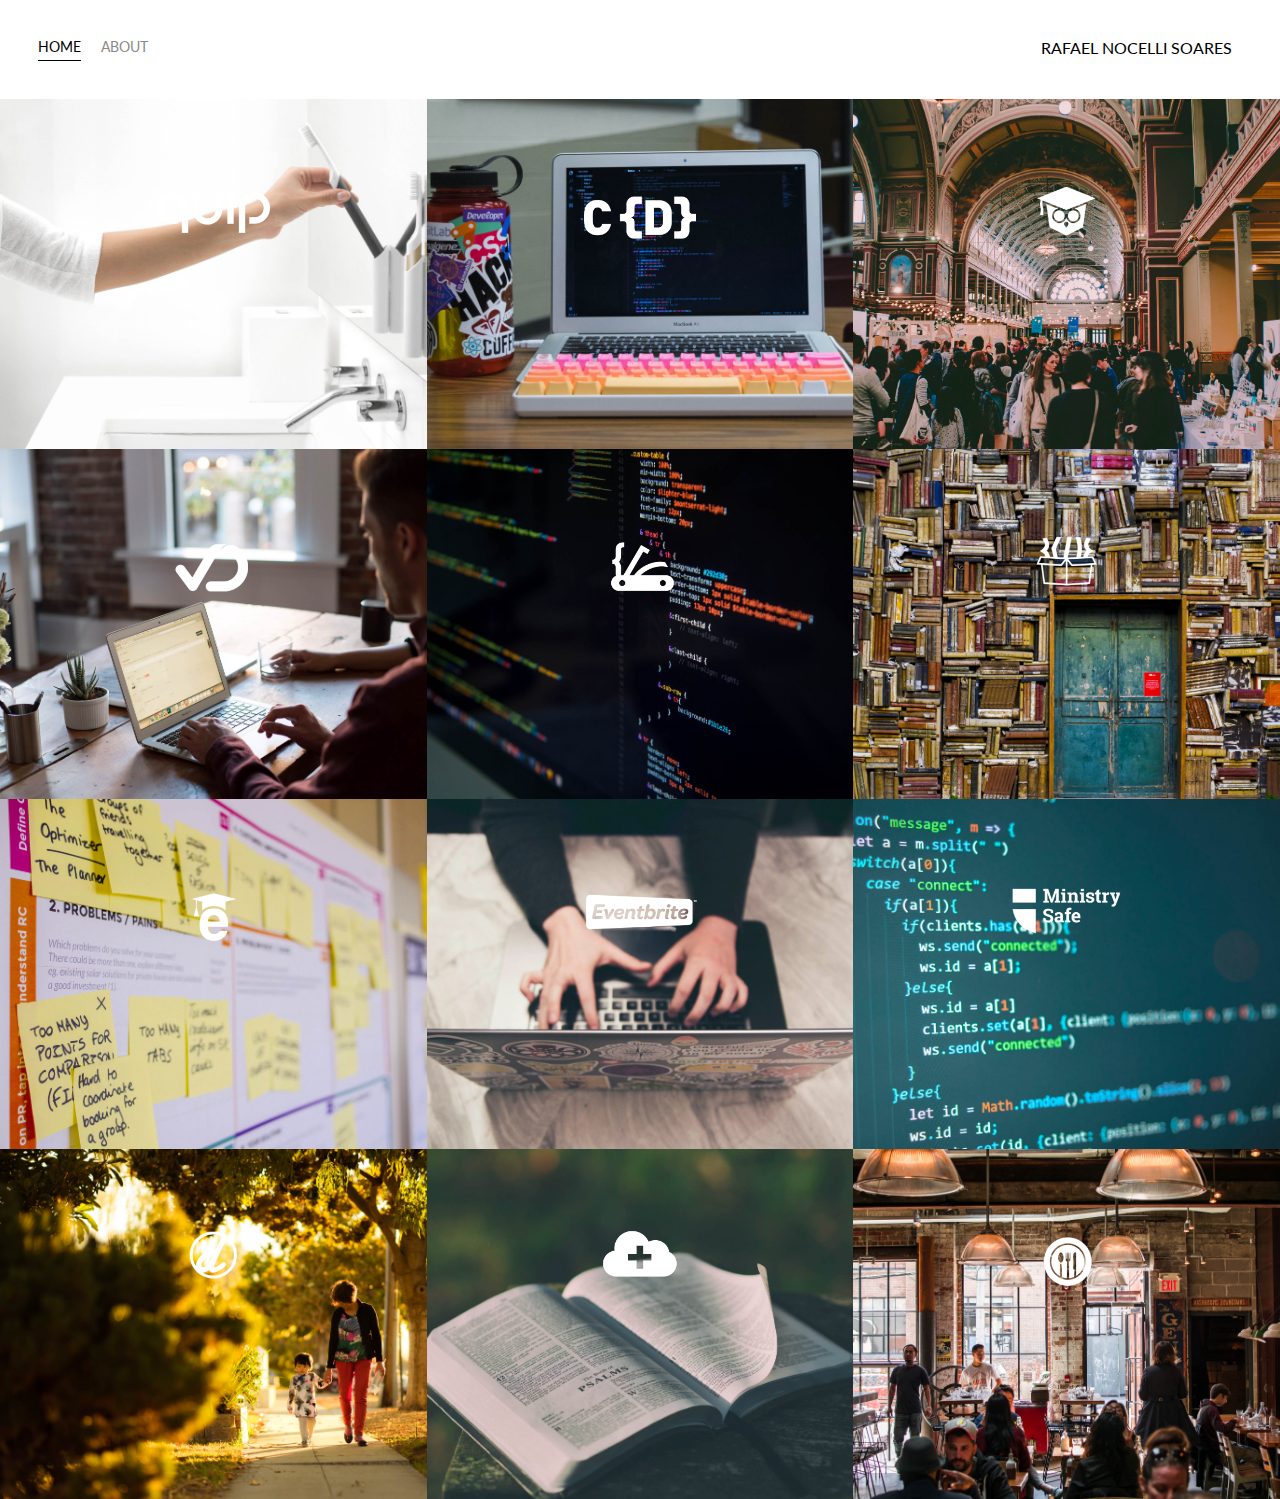
<file: index.html>
<!DOCTYPE html>
<html>
    <head>
        <meta charset = "utf-8">
        <meta name="viewport" content="width=device-width, initial-scale=1.0" />
        <title>Page Title</title>
        <link href="https://fonts.googleapis.com/css?family=Lato&display=swap" rel="stylesheet">
        <link rel="stylesheet" href="styles.css">
    </head>
    <body>
        <div class="container">
            <div class="nav-wrapper">
                <div class="left-side"> 
                    <div class="nav-link-wrapper active-nav-link">
                        <a href="index.html">Home</a>
                    </div>

                    <div class="nav-link-wrapper">
                        <a href="about.html">about</a>
                    </div>
                </div>

                <div class="right-side">
                    <div class="brand">
                        <div>RAFAEL NOCELLI SOARES</div>
                    </div>
                </div>
            </div>
            <div class="content-wrapper">
                <div class="portfolio-items-wrapper">

                    <div class="portfolio-item-wrapper">
                        
                        <div class="portfolio-img-background" style="background-image:url(images/portfolio1.jpg);"></div>

                        <div class="img-text-wrapper">

                            <div class="logo-wrapper">
                                <img src="images/logos/quip.png">
                            </div>

                            <div class="subtitle">
                                Lorem ipsum dolor sit amet, consectetur adipiscing elit, sed do eiusmod tempor incididunt ut labore et dolore magna aliqua. Sit amet dictum sit amet justo donec enim. Pellentesque pulvinar pellentesque habitant morbi tristique senectus et. Nisl nunc mi ipsum faucibus. Mi ipsum faucibus vitae aliquet.
                            </div>

                        </div>
                    </div>

                    <div class="portfolio-item-wrapper">
                        
                        <div class="portfolio-img-background" style="background-image:url(images/portfolio2.jpg);"></div>

                        <div class="img-text-wrapper">

                            <div class="logo-wrapper">
                                <img src="images/logos/crondose.png">
                            </div>

                            <div class="subtitle">
                                Lorem ipsum dolor sit amet, consectetur adipiscing elit, sed do eiusmod tempor incididunt ut labore et dolore magna aliqua. Netus et malesuada fames ac turpis. Porta nibh venenatis cras sed felis eget. Dapibus ultrices in iaculis nunc sed. In pellentesque massa placerat duis ultricies lacus.
                            </div>

                        </div>
                    </div>

                    <div class="portfolio-item-wrapper">
                        
                        <div class="portfolio-img-background" style="background-image:url(images/portfolio3.jpg);"></div>

                        <div class="img-text-wrapper">

                            <div class="logo-wrapper">
                                <img src="images/logos/dailysmarty.png">
                            </div>

                            <div class="subtitle">
                                Lorem ipsum dolor sit amet, consectetur adipiscing elit, sed do eiusmod tempor incididunt ut labore et dolore magna aliqua. Massa sapien faucibus et molestie ac feugiat sed lectus. Faucibus vitae aliquet nec ullamcorper sit amet risus. Sit amet purus gravida quis blandit turpis. Imperdiet dui accumsan sit amet nulla facilisi.
                            </div>

                        </div>
                    </div>

                    <div class="portfolio-item-wrapper">
                        
                        <div class="portfolio-img-background" style="background-image:url(images/portfolio4.jpg);"></div>

                        <div class="img-text-wrapper">

                            <div class="logo-wrapper">
                                <img src="images/logos/dashtrack.png">
                            </div>

                            <div class="subtitle">
                                Lorem ipsum dolor sit amet, consectetur adipiscing elit, sed do eiusmod tempor incididunt ut labore et dolore magna aliqua. Aenean sed adipiscing diam donec adipiscing. Sit amet facilisis magna etiam. Nec ultrices dui sapien eget mi proin sed. Et malesuada fames ac turpis egestas maecenas.
                            </div>

                        </div>
                    </div>

                    <div class="portfolio-item-wrapper">
                        
                        <div class="portfolio-img-background" style="background-image:url(images/portfolio5.jpg);"></div>

                        <div class="img-text-wrapper">

                            <div class="logo-wrapper">
                                <img src="images/logos/devcamp.png">
                            </div>

                            <div class="subtitle">
                                Lorem ipsum dolor sit amet, consectetur adipiscing elit, sed do eiusmod tempor incididunt ut labore et dolore magna aliqua. Id ornare arcu odio ut sem nulla. Pellentesque adipiscing commodo elit at. Morbi tristique senectus et netus et malesuada fames ac. Ut enim blandit volutpat maecenas.
                            </div>

                        </div>
                    </div>

                    <div class="portfolio-item-wrapper">
                        
                        <div class="portfolio-img-background" style="background-image:url(images/portfolio6.jpg);"></div>

                        <div class="img-text-wrapper">

                            <div class="logo-wrapper">
                                <img src="images/logos/devtrunk.png">
                            </div>

                            <div class="subtitle">
                                Lorem ipsum dolor sit amet, consectetur adipiscing elit, sed do eiusmod tempor incididunt ut labore et dolore magna aliqua. Id donec ultrices tincidunt arcu. Dictumst vestibulum rhoncus est pellentesque elit ullamcorper. Egestas sed tempus urna et pharetra pharetra massa massa ultricies. Nunc non blandit massa enim nec.
                            </div>

                        </div>
                    </div>

                    <div class="portfolio-item-wrapper">
                        
                        <div class="portfolio-img-background" style="background-image:url(images/portfolio7.jpg);"></div>

                        <div class="img-text-wrapper">

                            <div class="logo-wrapper">
                                <img src="images/logos/edutechional.png">
                            </div>

                            <div class="subtitle">
                                Lorem ipsum dolor sit amet, consectetur adipiscing elit, sed do eiusmod tempor incididunt ut labore et dolore magna aliqua. Aliquet sagittis id consectetur purus. Ut faucibus pulvinar elementum integer. Amet consectetur adipiscing elit ut. Facilisi cras fermentum odio eu feugiat pretium.
                            </div>

                        </div>
                    </div>

                    <div class="portfolio-item-wrapper">
                        
                        <div class="portfolio-img-background" style="background-image:url(images/portfolio8.jpg);"></div>

                        <div class="img-text-wrapper">

                            <div class="logo-wrapper">
                                <img src="images/logos/eventbrite.png">
                            </div>

                            <div class="subtitle">
                                Lorem ipsum dolor sit amet, consectetur adipiscing elit, sed do eiusmod tempor incididunt ut labore et dolore magna aliqua. Tincidunt eget nullam non nisi est sit. Consectetur a erat nam at lectus urna duis. Mauris commodo quis imperdiet massa tincidunt. Gravida rutrum quisque non tellus orci ac.
                            </div>

                        </div>
                    </div>

                    <div class="portfolio-item-wrapper">
                        
                        <div class="portfolio-img-background" style="background-image:url(images/portfolio9.jpg);"></div>

                        <div class="img-text-wrapper">

                            <div class="logo-wrapper">
                                <img src="images/logos/ministry-safe.png">
                            </div>

                            <div class="subtitle">
                                Lorem ipsum dolor sit amet, consectetur adipiscing elit, sed do eiusmod tempor incididunt ut labore et dolore magna aliqua. Nam aliquam sem et tortor consequat id porta nibh venenatis. Amet facilisis magna etiam tempor orci eu. Amet justo donec enim diam vulputate ut. Nibh tortor id aliquet lectus proin.
                            </div>

                        </div>
                    </div>

                    <div class="portfolio-item-wrapper">
                        
                        <div class="portfolio-img-background" style="background-image:url(images/portfolio10.jpg);"></div>

                        <div class="img-text-wrapper">

                            <div class="logo-wrapper">
                                <img src="images/logos/open-devos.png">
                            </div>

                            <div class="subtitle">
                                Lorem ipsum dolor sit amet, consectetur adipiscing elit, sed do eiusmod tempor incididunt ut labore et dolore magna aliqua. Sed viverra tellus in hac habitasse platea dictumst vestibulum rhoncus. In hendrerit gravida rutrum quisque non tellus. Interdum velit laoreet id donec ultrices tincidunt arcu. Nulla posuere sollicitudin aliquam ultrices sagittis orci.
                            </div>

                        </div>
                    </div>

                    <div class="portfolio-item-wrapper">
                        
                        <div class="portfolio-img-background" style="background-image:url(images/portfolio11.jpg);"></div>

                        <div class="img-text-wrapper">

                            <div class="logo-wrapper">
                                <img src="images/logos/shop-hacker.png">
                            </div>

                            <div class="subtitle">
                                Lorem ipsum dolor sit amet, consectetur adipiscing elit, sed do eiusmod tempor incididunt ut labore et dolore magna aliqua. Morbi tristique senectus et netus et malesuada fames ac. Vel elit scelerisque mauris pellentesque pulvinar pellentesque habitant. Feugiat vivamus at augue eget arcu dictum varius duis. Nisi quis eleifend quam adipiscing vitae.
                            </div>

                        </div>
                    </div>

                    <div class="portfolio-item-wrapper">
                        
                        <div class="portfolio-img-background" style="background-image:url(images/portfolio12.jpg);"></div>

                        <div class="img-text-wrapper">

                            <div class="logo-wrapper">
                                <img src="images/logos/toastability.png">
                            </div>

                            <div class="subtitle">
                                Lorem ipsum dolor sit amet, consectetur adipiscing elit, sed do eiusmod tempor incididunt ut labore et dolore magna aliqua. Est velit egestas dui id ornare arcu odio ut. Tristique senectus et netus et. Aliquet bibendum enim facilisis gravida neque convallis. Non quam lacus suspendisse faucibus.
                            </div>

                        </div>
                    </div>

                </div>
            </div>
        </div>
    </body>
    <script>
        const portfolioItems = document.querySelectorAll('.portfolio-item-wrapper');

        portfolioItems.forEach(portfolioItem => {
            portfolioItem.addEventListener('mouseover', () =>{
                portfolioItem.childNodes[1].classList.add('img-darken');
            })
        })

        portfolioItems.forEach(portfolioItem => {
            portfolioItem.addEventListener('mouseout', () =>{
                portfolioItem.childNodes[1].classList.remove('img-darken');
            })
        })
    </script>
</html>
</file>
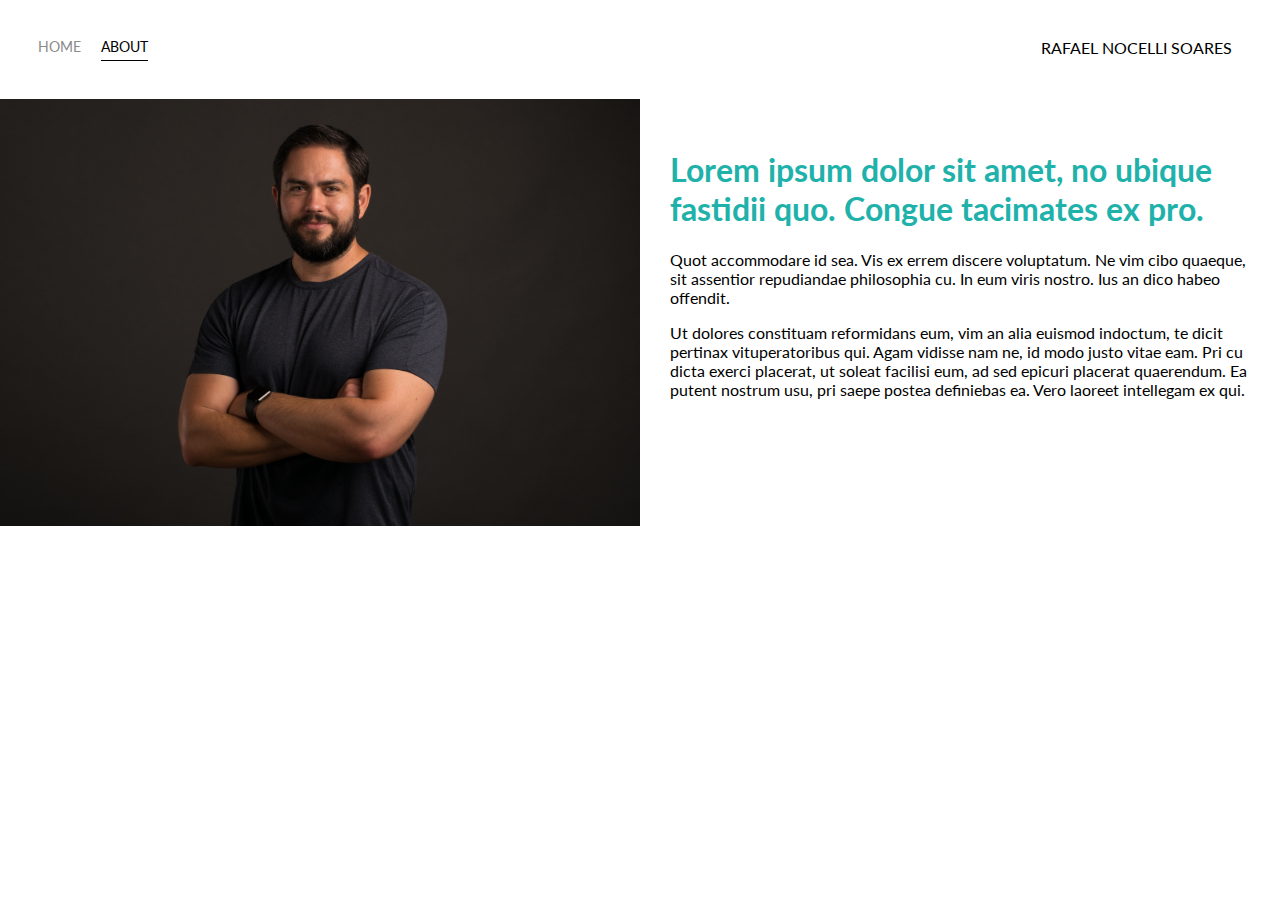
<file: about.html>
<!DOCTYPE html>
<html>
    <head>
        <meta charset = "utf-8" />
        <meta name="viewport" content="width=device-width, initial-scale=1.0" />
        <title>About</title>
        <link href="https://fonts.googleapis.com/css?family=Lato&display=swap" rel="stylesheet">
        <link rel="stylesheet" href="styles.css">
    </head>
    <body>
        <div class="container">
            <div class="nav-wrapper">
                <div class="left-side"> 
                    <div class="nav-link-wrapper">
                        <a href="index.html">Home</a>
                    </div>

                    <div class="nav-link-wrapper active-nav-link">
                        <a href="about.html">about</a>
                    </div>
                </div>

                <div class="right-side">
                    <div class="brand">
                        <div>RAFAEL NOCELLI SOARES</div>
                    </div>
                </div>
            </div>
            <div class="content-wrapper">
               <div class="two-column-wrapper">
                   <div class="profile-image-wrapper">
                        <img src="images/profile.jpg">
                   </div>

                   <div class="profile-content-wrapper">
                        <h1>Lorem ipsum dolor sit amet, no ubique fastidii quo. Congue tacimates ex pro.</h1>
                        <p>Quot accommodare id sea. Vis ex errem discere voluptatum. Ne vim cibo quaeque, sit assentior repudiandae philosophia cu. In eum viris nostro. Ius an dico habeo offendit.</p>
                        <p>Ut dolores constituam reformidans eum, vim an alia euismod indoctum, te dicit pertinax vituperatoribus qui. Agam vidisse nam ne, id modo justo vitae eam. Pri cu dicta exerci placerat, ut soleat facilisi eum, ad sed epicuri placerat quaerendum. Ea putent nostrum usu, pri saepe postea definiebas ea. Vero laoreet intellegam ex qui.</p>
                   </div>
               </div>
            </div>
        </div>
    </body>
</html>
</file>
<file: styles.css>
/* Master styles*/
    body{
        font-family:"Lato", "sans-serif" ;
        margin: 0px;
    }
    
    .container {
        display: grid;
        grid-template-columns: 1fr;
    }
    
    /*Nav styles*/
    .nav-wrapper {
        display: flex;
        justify-content: space-between;
        padding: 20px;
    }
    
    .left-side {
        display: flex;
    }

    .brand{
        margin-right: 0px;
        font-size: 0.9em;
        text-transform: uppercase;
    }
    
    .nav-wrapper > .left-side > div {
        margin-right: 10px;
        font-size: 0.9em;
        text-transform: uppercase;
    }
    
    .nav-link-wrapper {
        height: auto;
        border-bottom: 1px solid transparent;
        transition: border-bottom 0.5s;
    }
    
    .nav-link-wrapper a{
        color: #8a8a8a;
        text-decoration: none;
        transition: color 0.5s;
    }
    
    .nav-link-wrapper:hover {
        border-bottom: 1px solid black;
    }
    
    .nav-link-wrapper a:hover {
        color: black;
    }
    
    .active-nav-link {
        border-bottom: 1px solid black;
    }
    
    .active-nav-link a{
        color: black !important;
    }
    
    /*Portfolio styles*/
    
    .portfolio-items-wrapper {
        display: grid;
        grid-template-columns: 1fr;
    }
    
    .portfolio-item-wrapper {
        position: relative;
    }
    
    .portfolio-img-background {
        height: 175px;
        width: 100%;
        background-size: cover;
        background-position: center;
        background-repeat: no-repeat;
    }
    
    .img-text-wrapper {
        position: absolute;
        top: 0;
        display: flex;
        flex-direction: column;
        justify-content: center;
        align-items: center;
        height: 100%;
        text-align: center;
        font-size: 0.5em;
        padding-left: 50px;
        padding-right: 50px;
    }
    
    .logo-wrapper img {
        width: 35%;
        margin-bottom: 10px;
    }
    
    .img-text-wrapper .subtitle{
        transition: 1s;
        font-weight: 600;
        color: transparent;
    }
    
    .img-text-wrapper:hover .subtitle {
        font-weight: 600;
        color: lightseagreen;
    }
    
    .img-darken {
        transition: 1s;
        filter: brightness(10%);
    }
    
    /*about page*/
    
    .two-column-wrapper {
        display: grid;
        grid-template-columns: 1fr;
    }
    
    .profile-image-wrapper img {
        width: 100%;
    }
    
    .profile-content-wrapper {
        padding: 30px;
    }
    
    .profile-content-wrapper h1 {
        color: lightseagreen;
    }


@media only screen and (min-width: 768px)
{
    /*Nav styles*/
    .brand{
        margin-right: 10px;
        font-size: 1em;
        text-transform: uppercase;
    }
    
    .nav-wrapper > .left-side > div {
        margin-right: 20px;
        font-size: 1em;
        text-transform: uppercase;
    }

    /*Portfolio styles*/
    .portfolio-items-wrapper {
        display: grid;
        grid-template-columns: 1fr 1fr;
    }

    .portfolio-img-background {
        height: 200px;
        width: 100%;
        background-size: cover;
        background-position: center;
        background-repeat: no-repeat;
    }
    
    .img-text-wrapper {
        position: absolute;
        top: 0;
        display: flex;
        flex-direction: column;
        justify-content: center;
        align-items: center;
        height: 100%;
        text-align: center;
        font-size: 0.7em;
        padding-left: 50px;
        padding-right: 50px;
    }
}


@media only screen and (min-width: 1000px)
{
    /* Master styles*/
body{
    font-family:"Lato", "sans-serif" ;
    margin: 0px;
}

.container {
    display: grid;
    grid-template-columns: 1fr;
}

/*Nav styles*/
.nav-wrapper {
    display: flex;
    justify-content: space-between;
    padding: 38px;
}

.left-side {
    display: flex;
}

.nav-wrapper > .left-side > div {
    margin-right: 20px;
    font-size: 0.9em;
    text-transform: uppercase;
}

.nav-link-wrapper {
    height: 22px;
    border-bottom: 1px solid transparent;
    transition: border-bottom 0.5s;
}

.nav-link-wrapper a{
    color: #8a8a8a;
    text-decoration: none;
    transition: color 0.5s;
}

.nav-link-wrapper:hover {
    border-bottom: 1px solid black;
}

.nav-link-wrapper a:hover {
    color: black;
}

.active-nav-link {
    border-bottom: 1px solid black;
}

.active-nav-link a{
    color: black !important;
}

/*Portfolio styles*/

.portfolio-items-wrapper {
    display: grid;
    grid-template-columns: 1fr 1fr 1fr;
}

.portfolio-item-wrapper {
    position: relative;
}

.portfolio-img-background {
    height: 350px;
    width: 100%;
    background-size: cover;
    background-position: center;
    background-repeat: no-repeat;
}

.img-text-wrapper {
    position: absolute;
    top: 0;
    display: flex;
    flex-direction: column;
    justify-content: center;
    align-items: center;
    height: 100%;
    text-align: center;
    padding-left: 100px;
    padding-right: 100px;
}

.logo-wrapper img {
    width: 50%;
    margin-bottom: 20px;
}

.img-text-wrapper .subtitle{
    transition: 1s;
    font-weight: 600;
    color: transparent;
}

.img-text-wrapper:hover .subtitle {
    font-weight: 600;
    color: lightseagreen;
}

.img-darken {
    transition: 1s;
    filter: brightness(10%);
}

/*about page*/

.two-column-wrapper {
    display: grid;
    grid-template-columns: 1fr 1fr;
}

.profile-image-wrapper img {
    width: 100%;
}

.profile-content-wrapper {
    padding: 30px;
}

.profile-content-wrapper h1 {
    color: lightseagreen;
}
}
</file>
